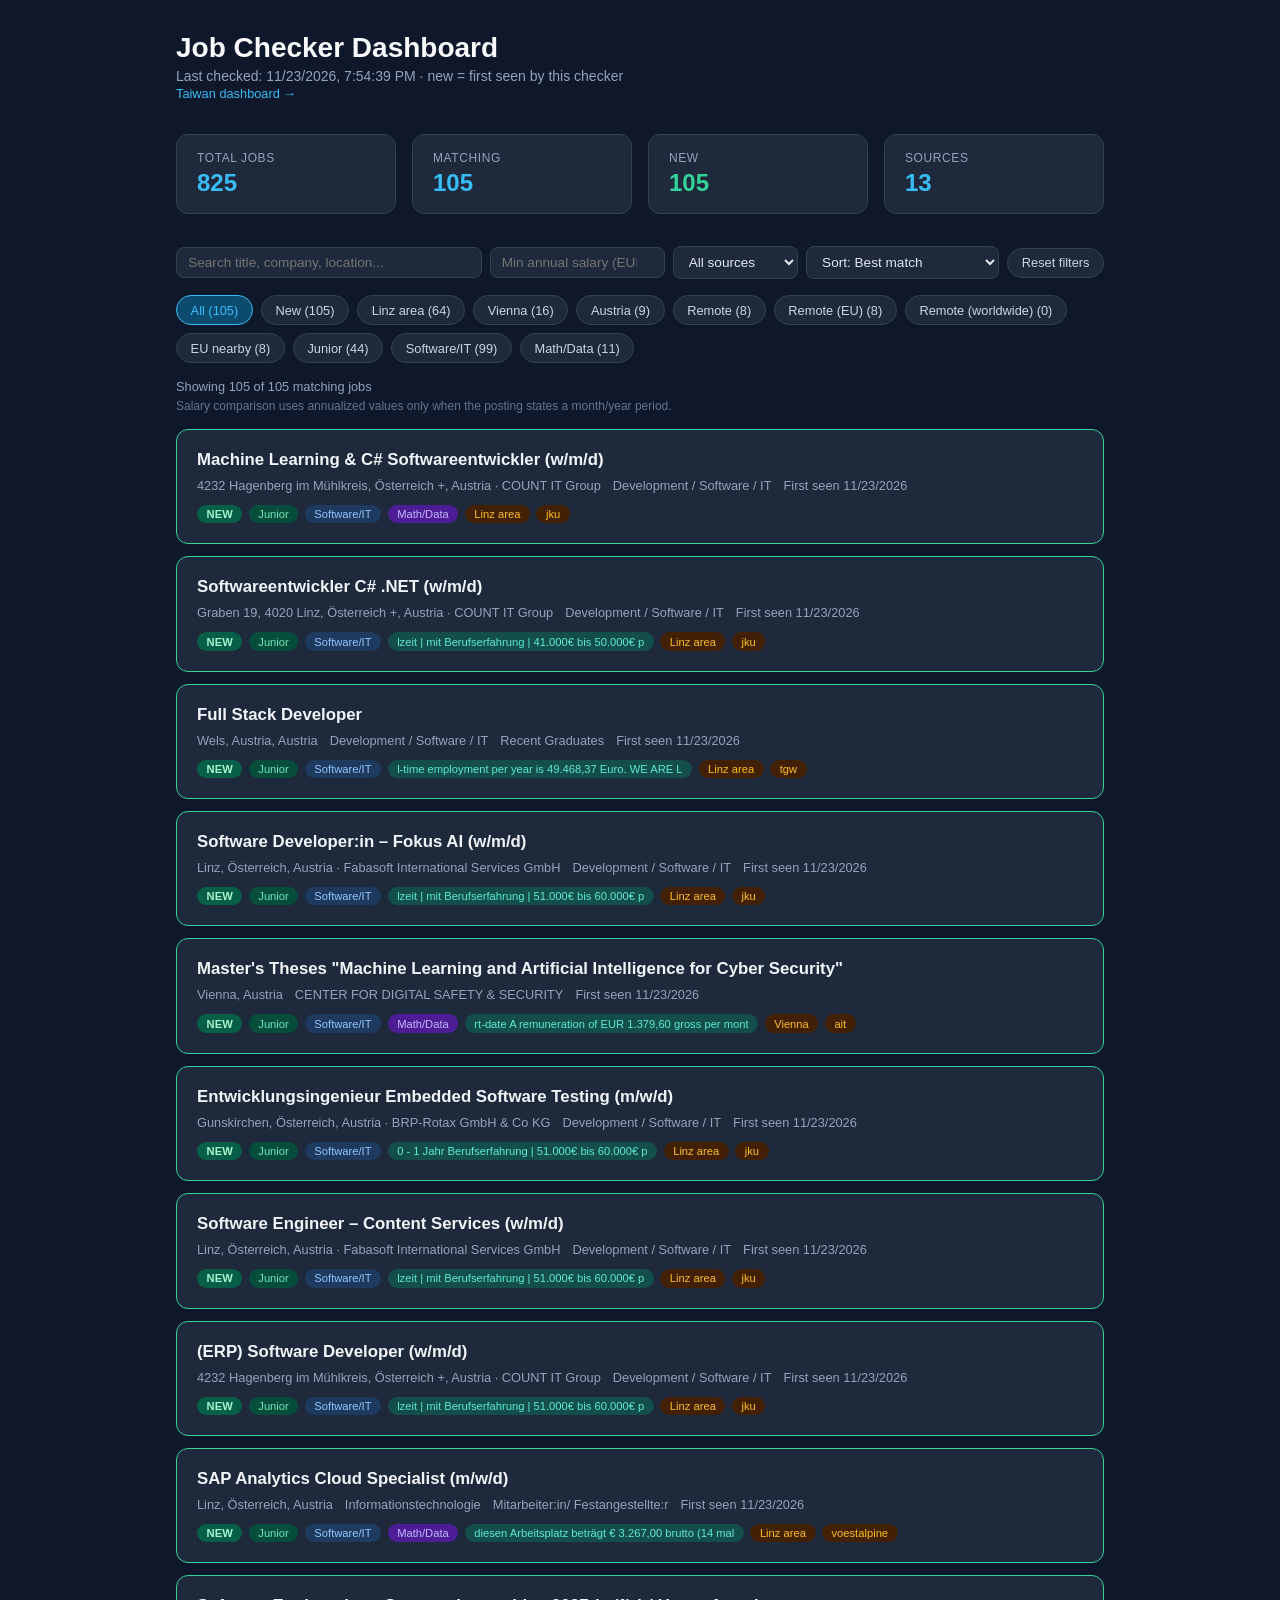
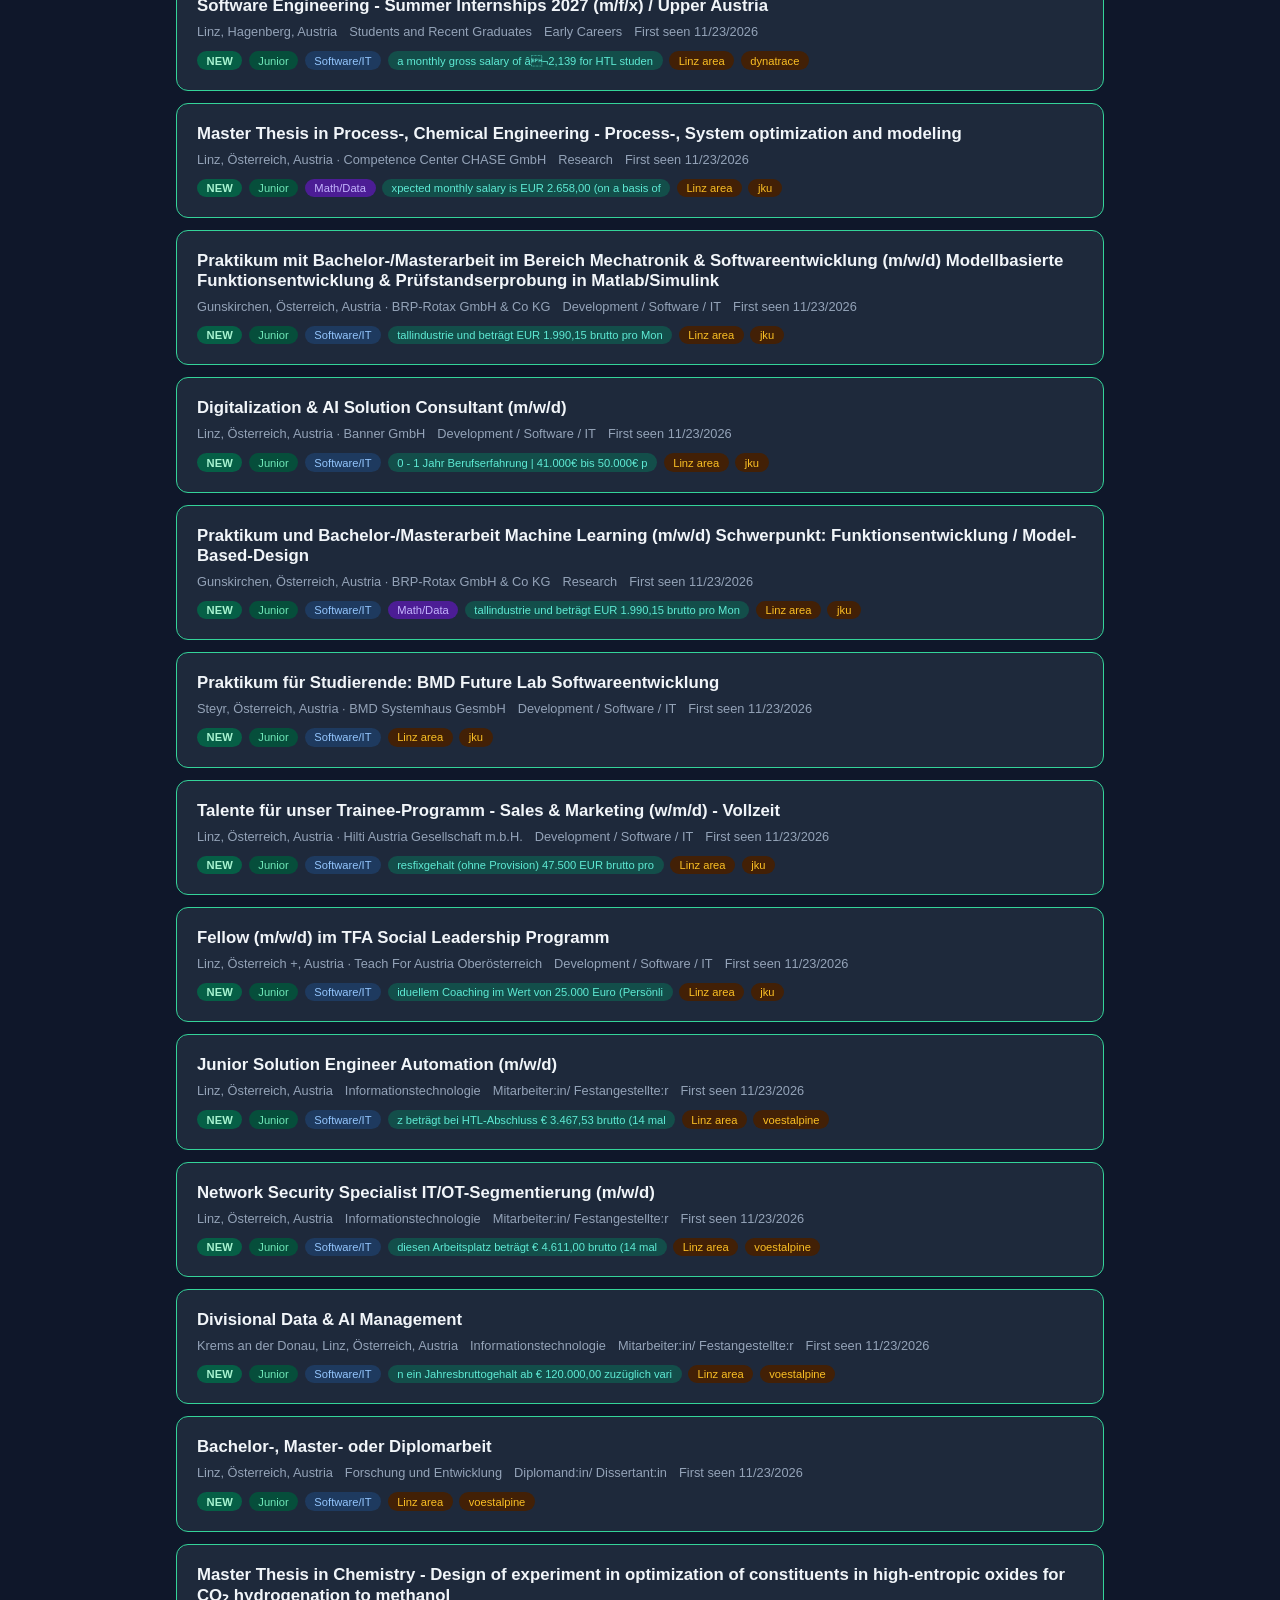
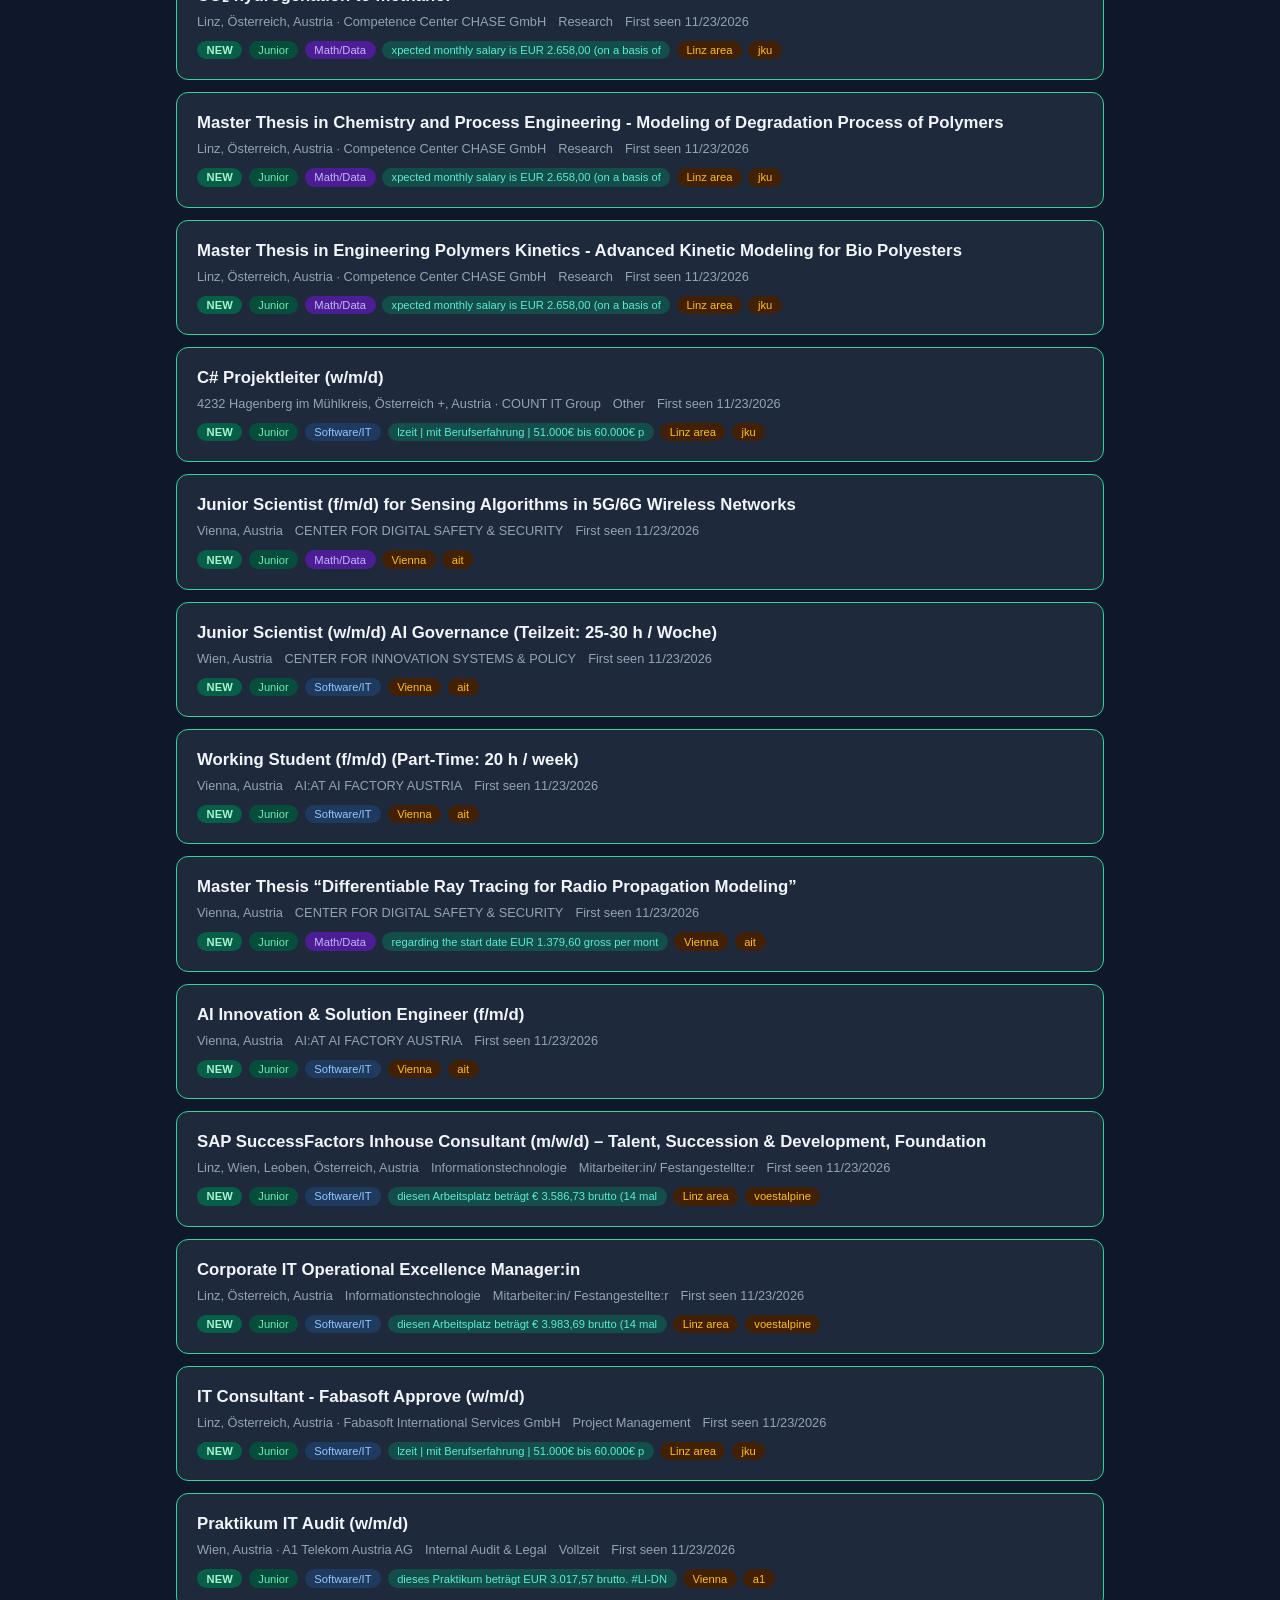
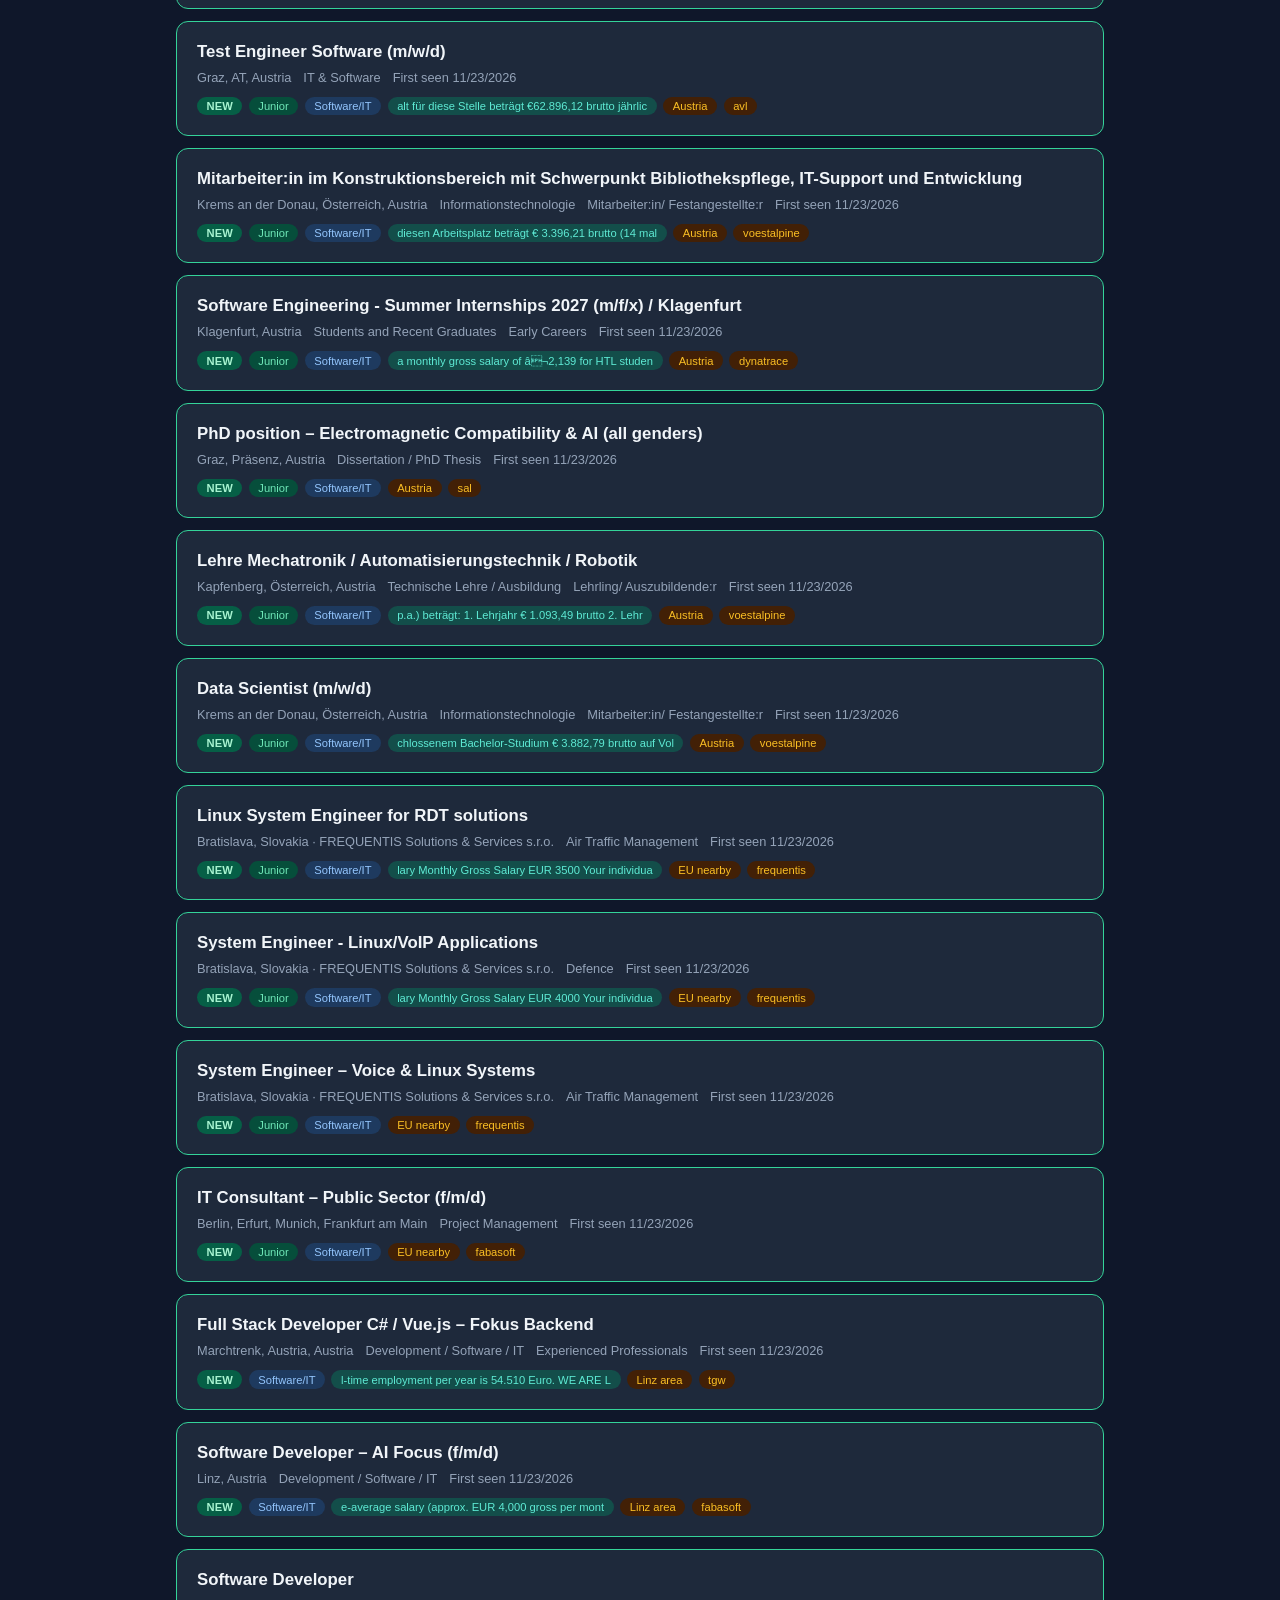
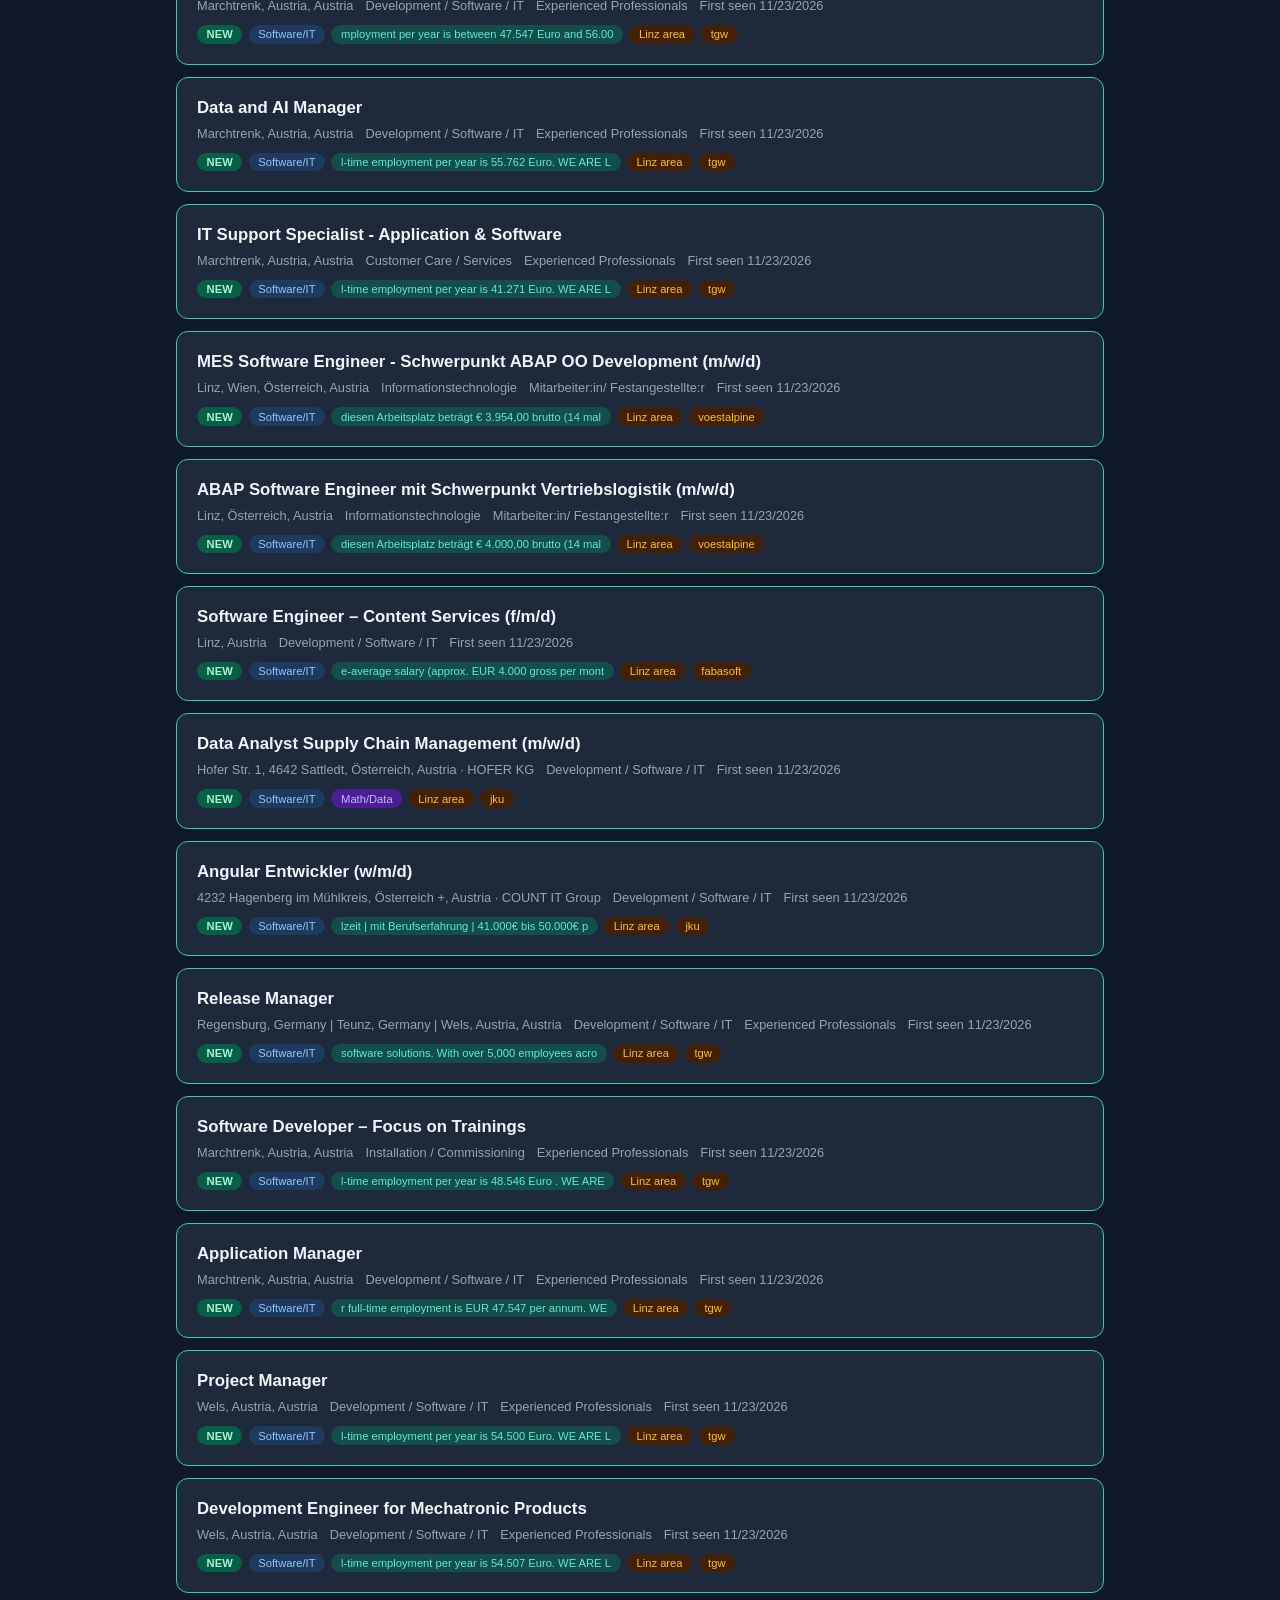
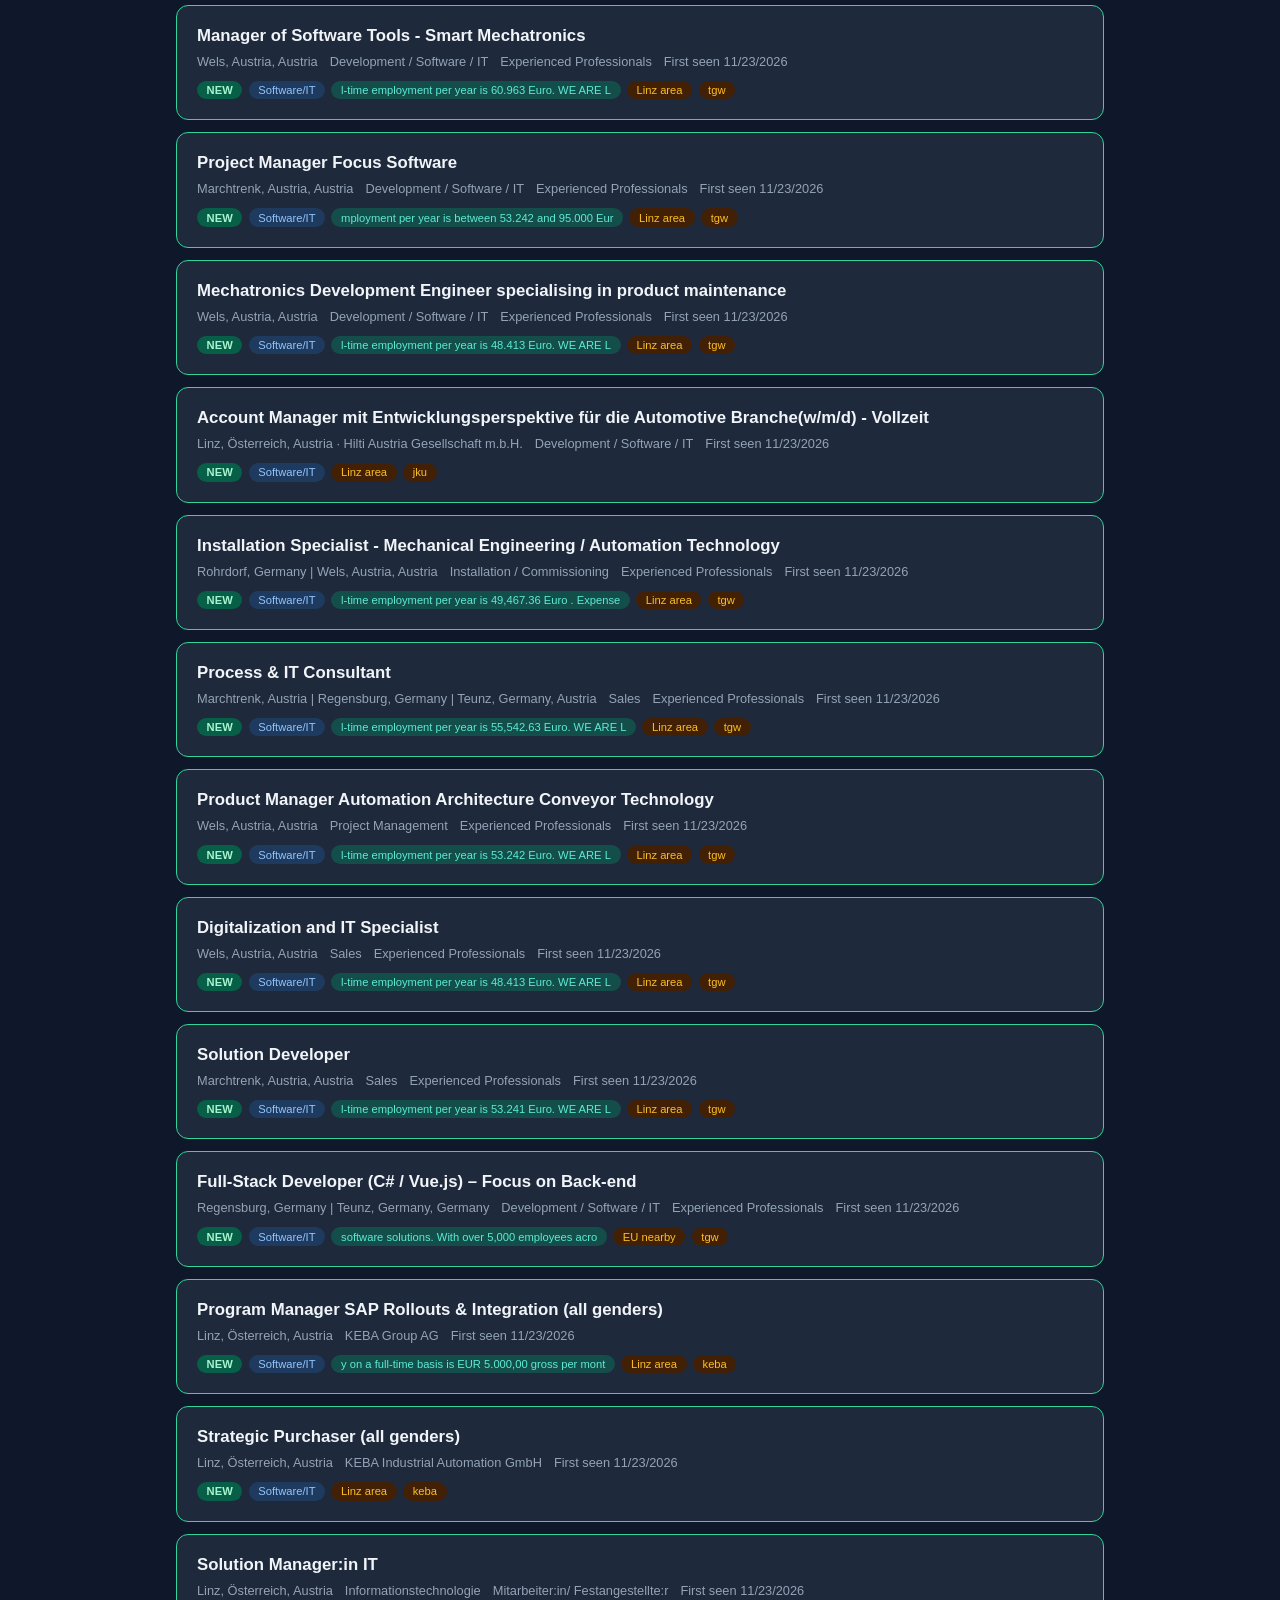
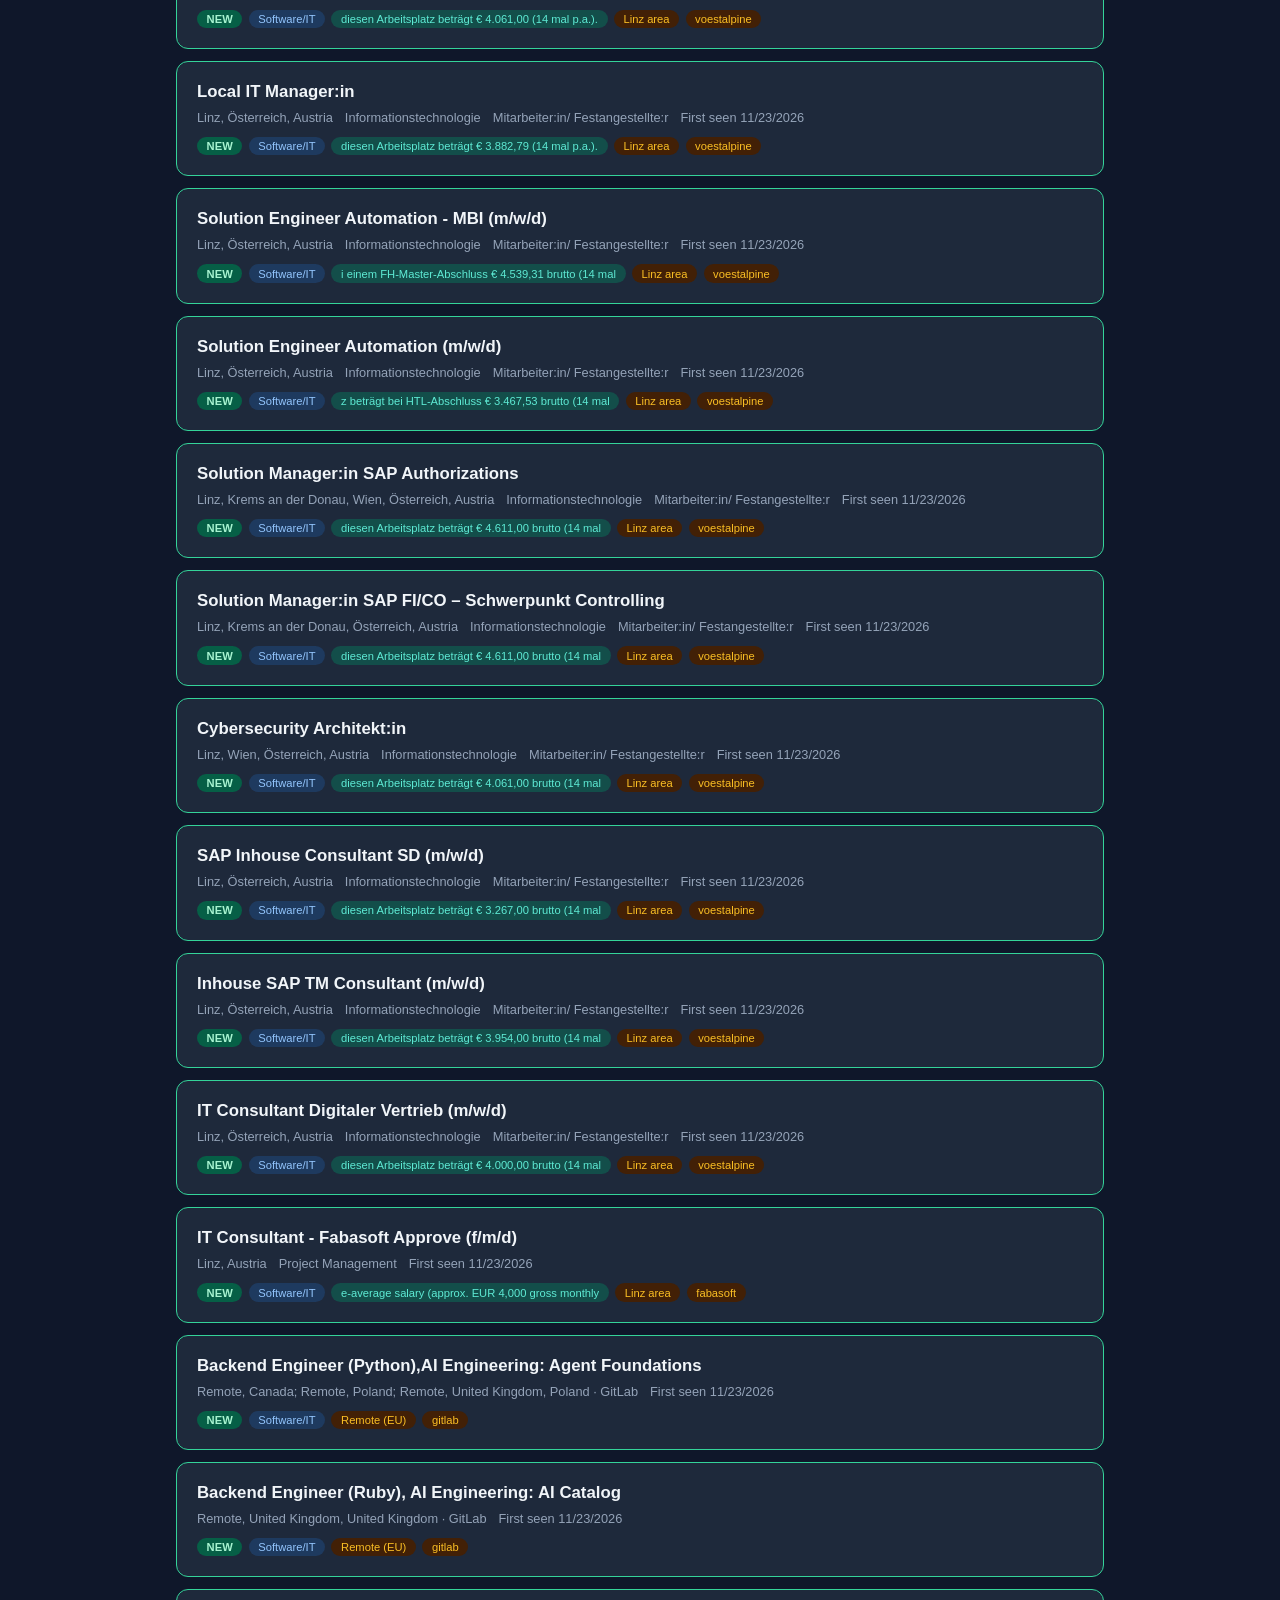
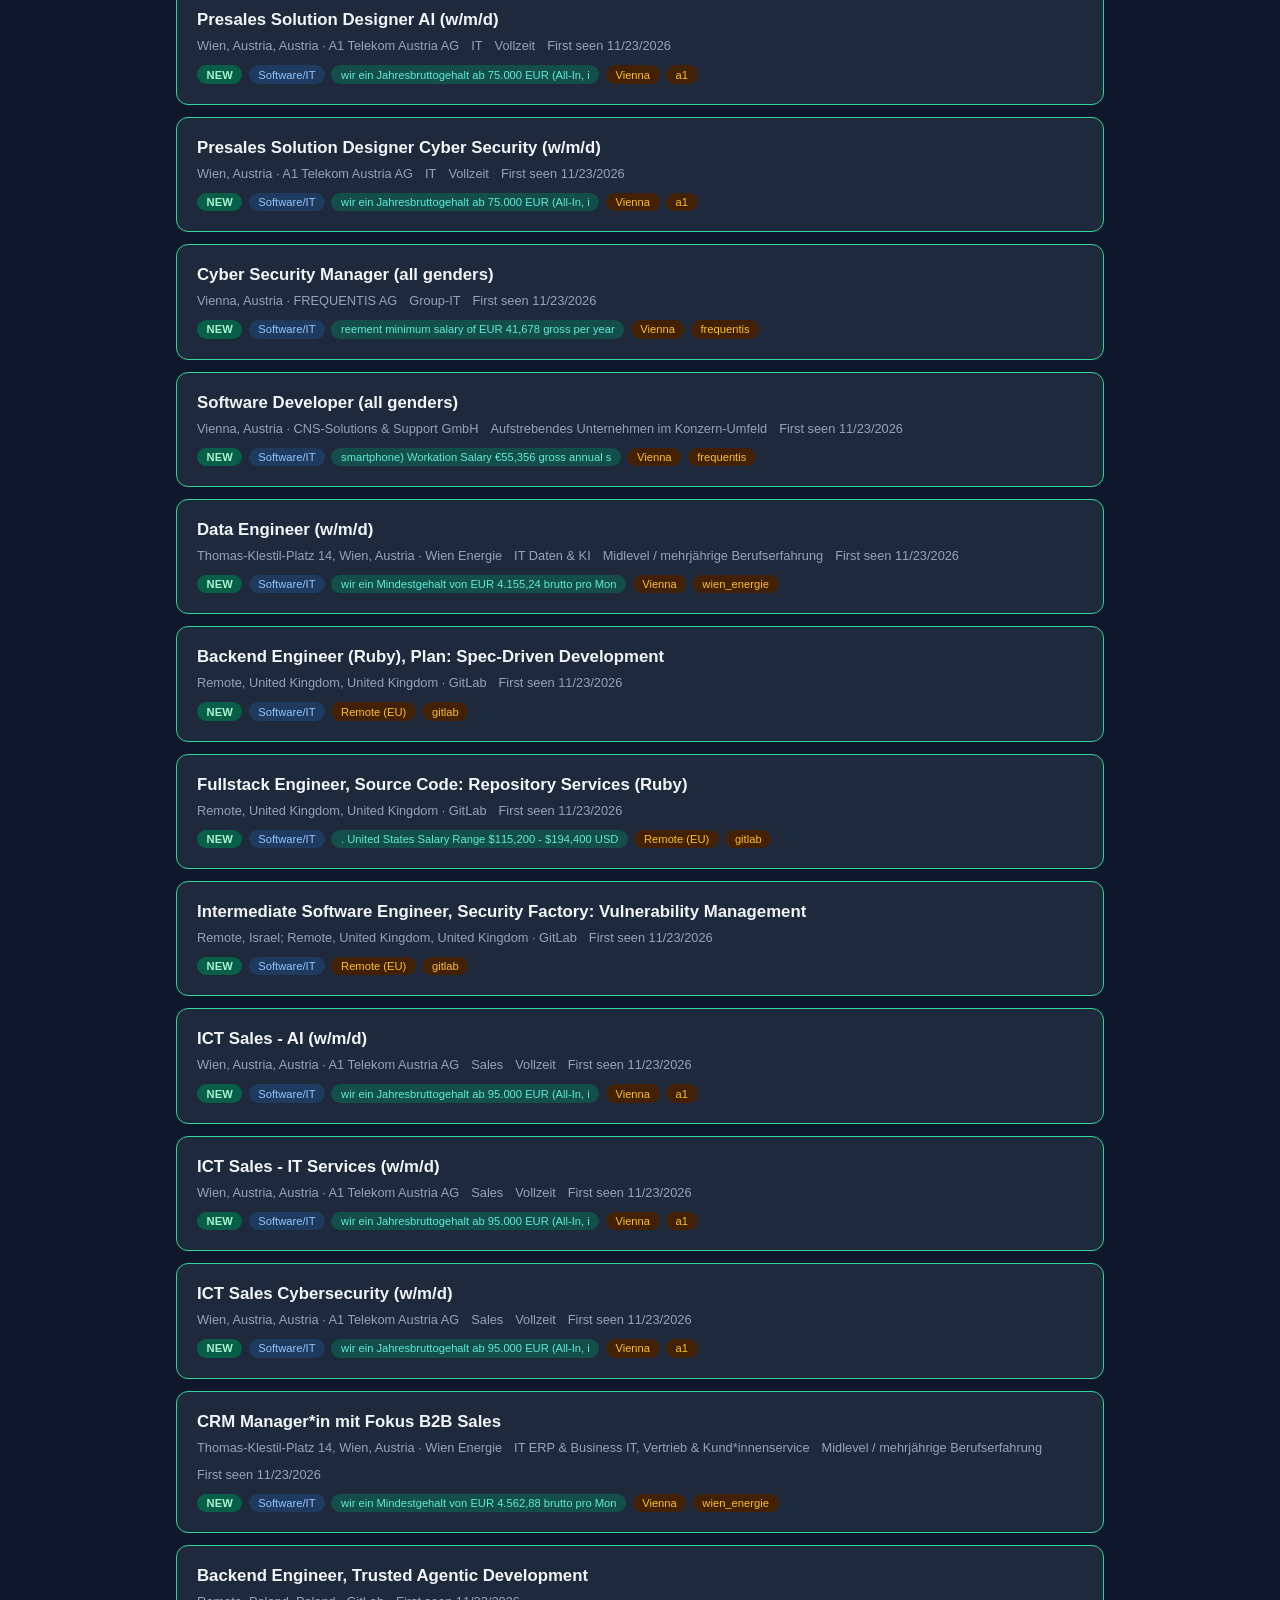
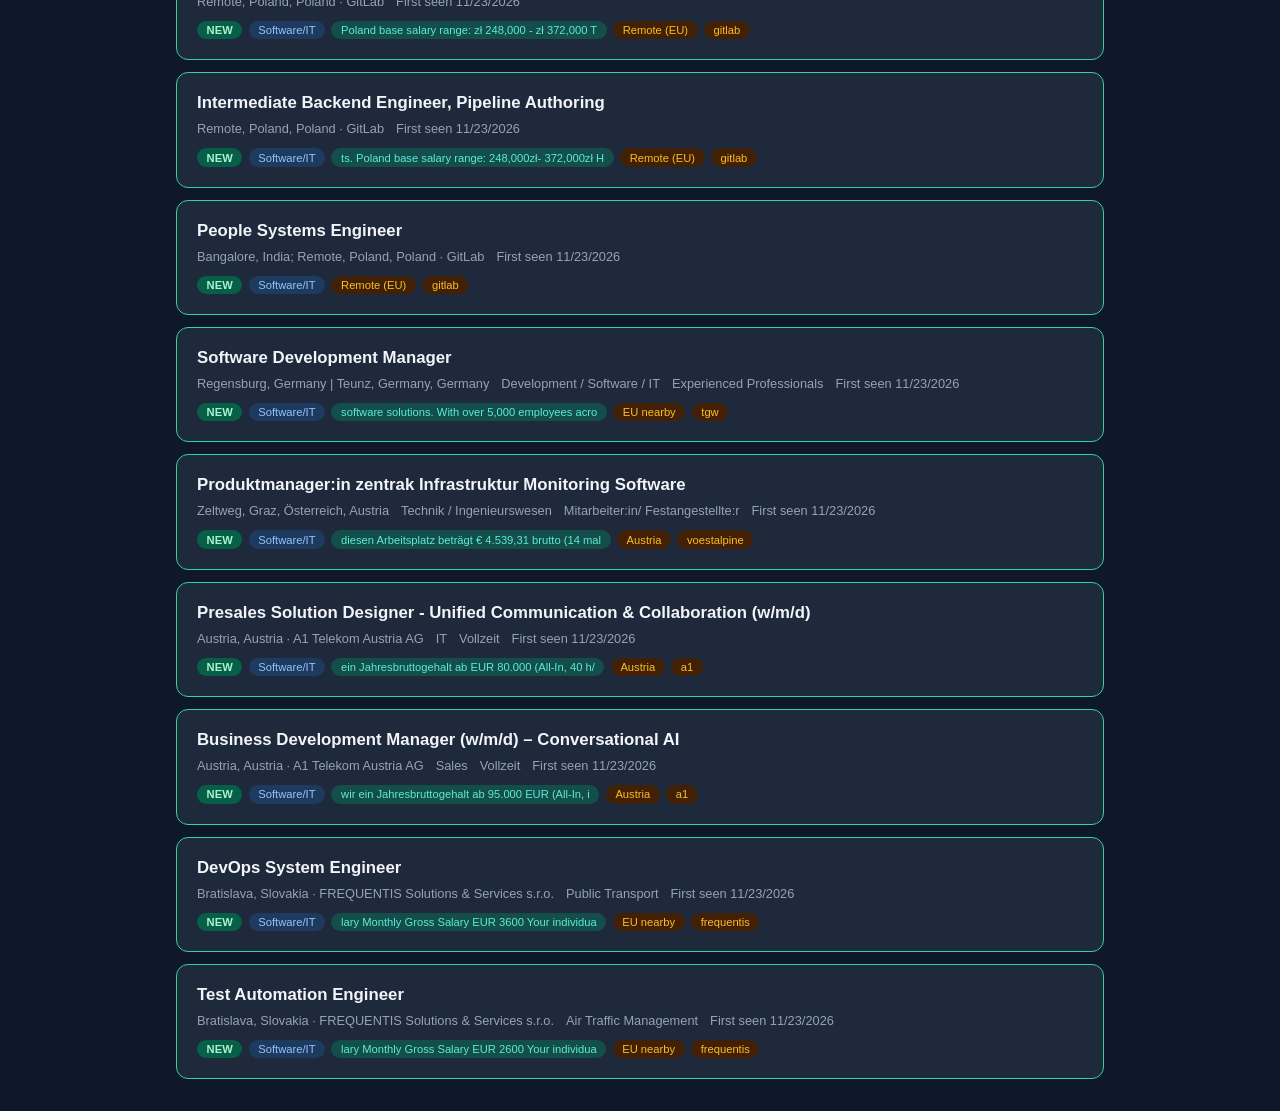
<file: docs/index.html>
<!DOCTYPE html>
<html lang="en">
<head>
    <meta charset="UTF-8">
    <meta name="viewport" content="width=device-width, initial-scale=1.0">
    <title>Job Checker Dashboard</title>
    <link rel="stylesheet" href="dashboard.css">
</head>
<body>
    <div class="container">
        <header>
            <h1>Job Checker Dashboard</h1>
            <p class="subtitle" id="last-check">Loading...</p>
            <p><a class="nav-link" href="taiwan.html">Taiwan dashboard &rarr;</a></p>
        </header>

        <div class="stats" id="stats">
            <div class="stat-card"><div class="label">Total Jobs</div><div class="value" id="stat-total">-</div></div>
            <div class="stat-card"><div class="label">Matching</div><div class="value" id="stat-matching">-</div></div>
            <div class="stat-card"><div class="label">New</div><div class="value new" id="stat-new">-</div></div>
            <div class="stat-card"><div class="label">Sources</div><div class="value" id="stat-sources">-</div></div>
        </div>

        <div class="controls">
            <input type="search" id="search" placeholder="Search title, company, location..." aria-label="Search jobs">
            <input type="number" id="salary-min" placeholder="Min annual salary (EUR)" min="0" step="1000"
                   title="Compares only salaries with an explicit monthly or annual period">
            <select id="source-filter" aria-label="Filter by source"><option value="">All sources</option></select>
            <select id="sort" aria-label="Sort jobs">
                <option value="relevance">Sort: Best match</option>
                <option value="newest">Sort: Newest first</option>
                <option value="salary">Sort: Salary (high to low)</option>
            </select>
            <button class="filter-btn reset-btn" id="reset-filters" type="button">Reset filters</button>
        </div>

        <div class="filters" id="filters" aria-label="Job filters"></div>
        <div class="results-info" id="results-info" aria-live="polite"></div>
        <p class="salary-note">Salary comparison uses annualized values only when the posting states a month/year period.</p>
        <div class="job-list" id="job-list"><div class="loading">Loading results...</div></div>
    </div>

    <script>
        window.JOB_DASHBOARD_CONFIG = {
            dataUrl: "results.json",
            currency: "EUR",
            filters: {
                all: "All",
                new: "New",
                linz_area: "Linz area",
                vienna_area: "Vienna",
                austria: "Austria",
                remote: "Remote",
                remote_eu: "Remote (EU)",
                remote_worldwide: "Remote (worldwide)",
                eu_nearby: "EU nearby",
                junior: "Junior",
                software: "Software/IT",
                math: "Math/Data"
            }
        };
    </script>
    <script src="dashboard.js"></script>
</body>
</html>
</file>
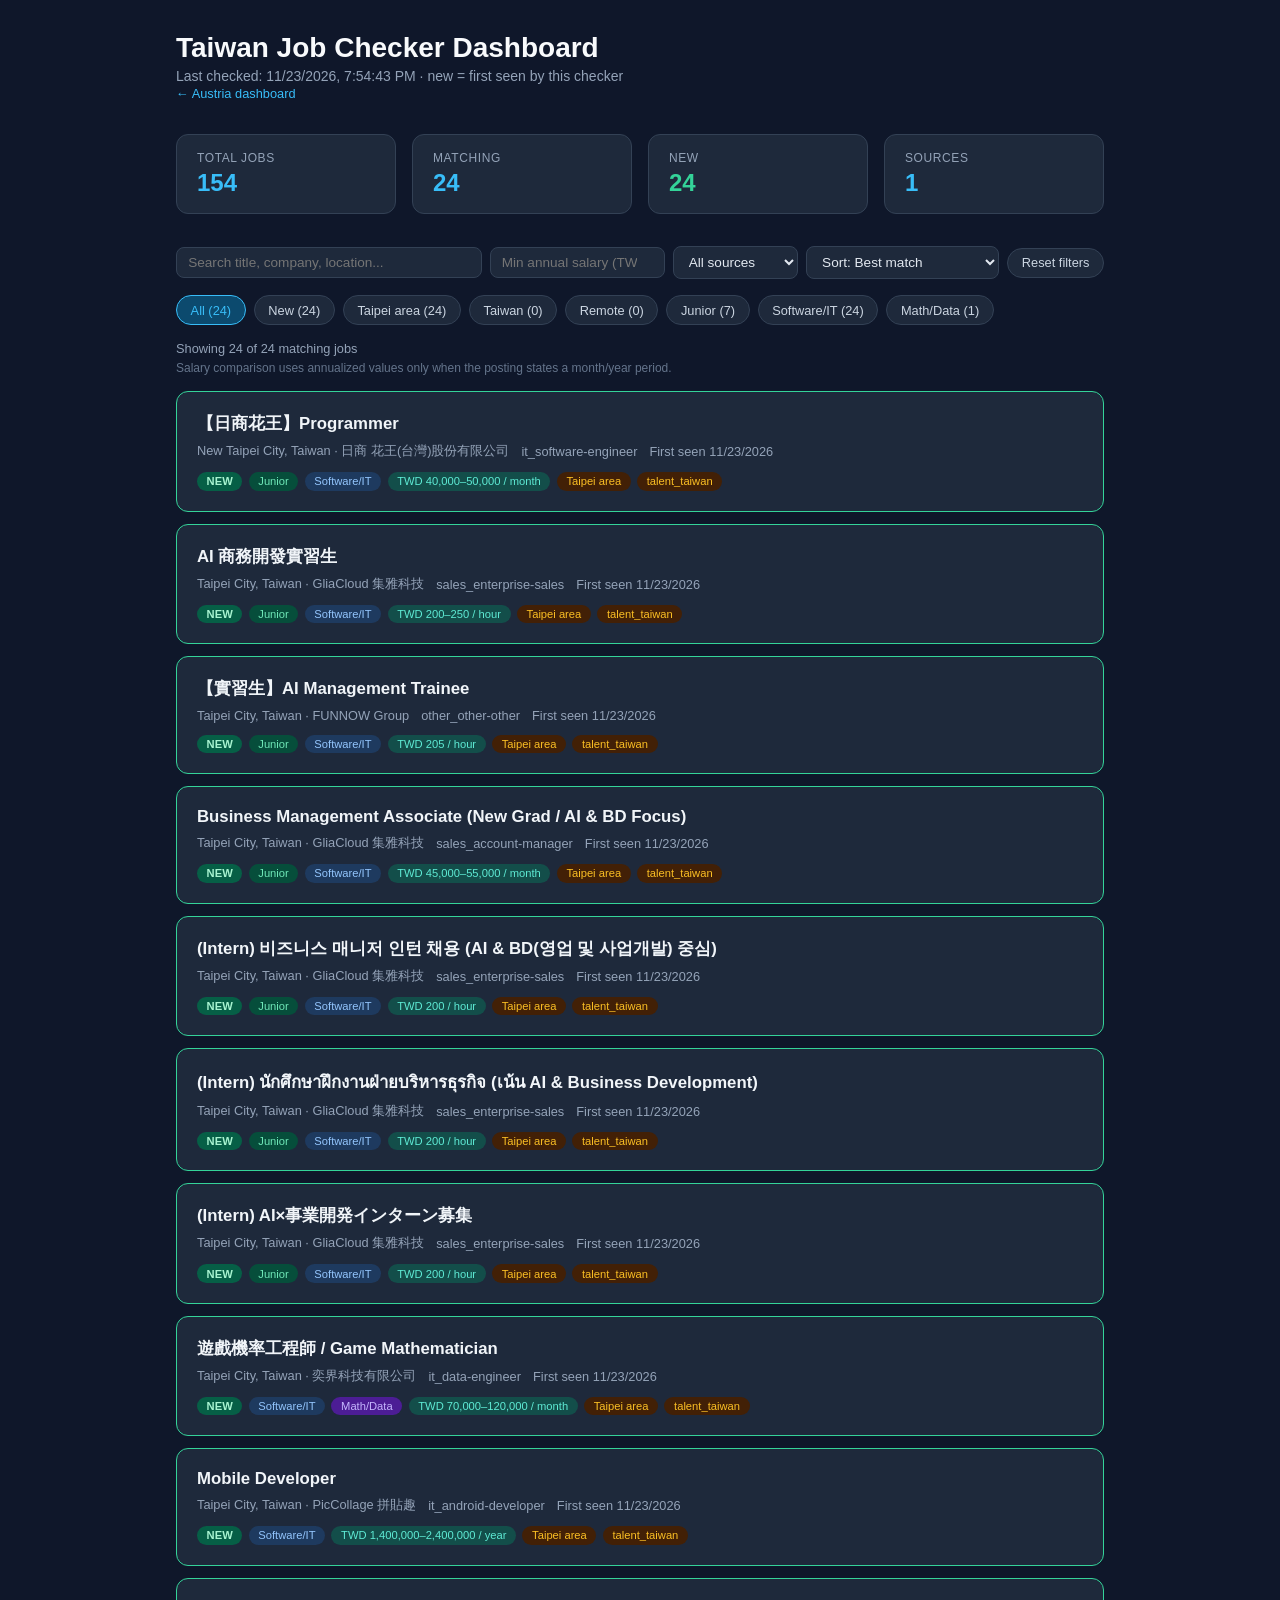
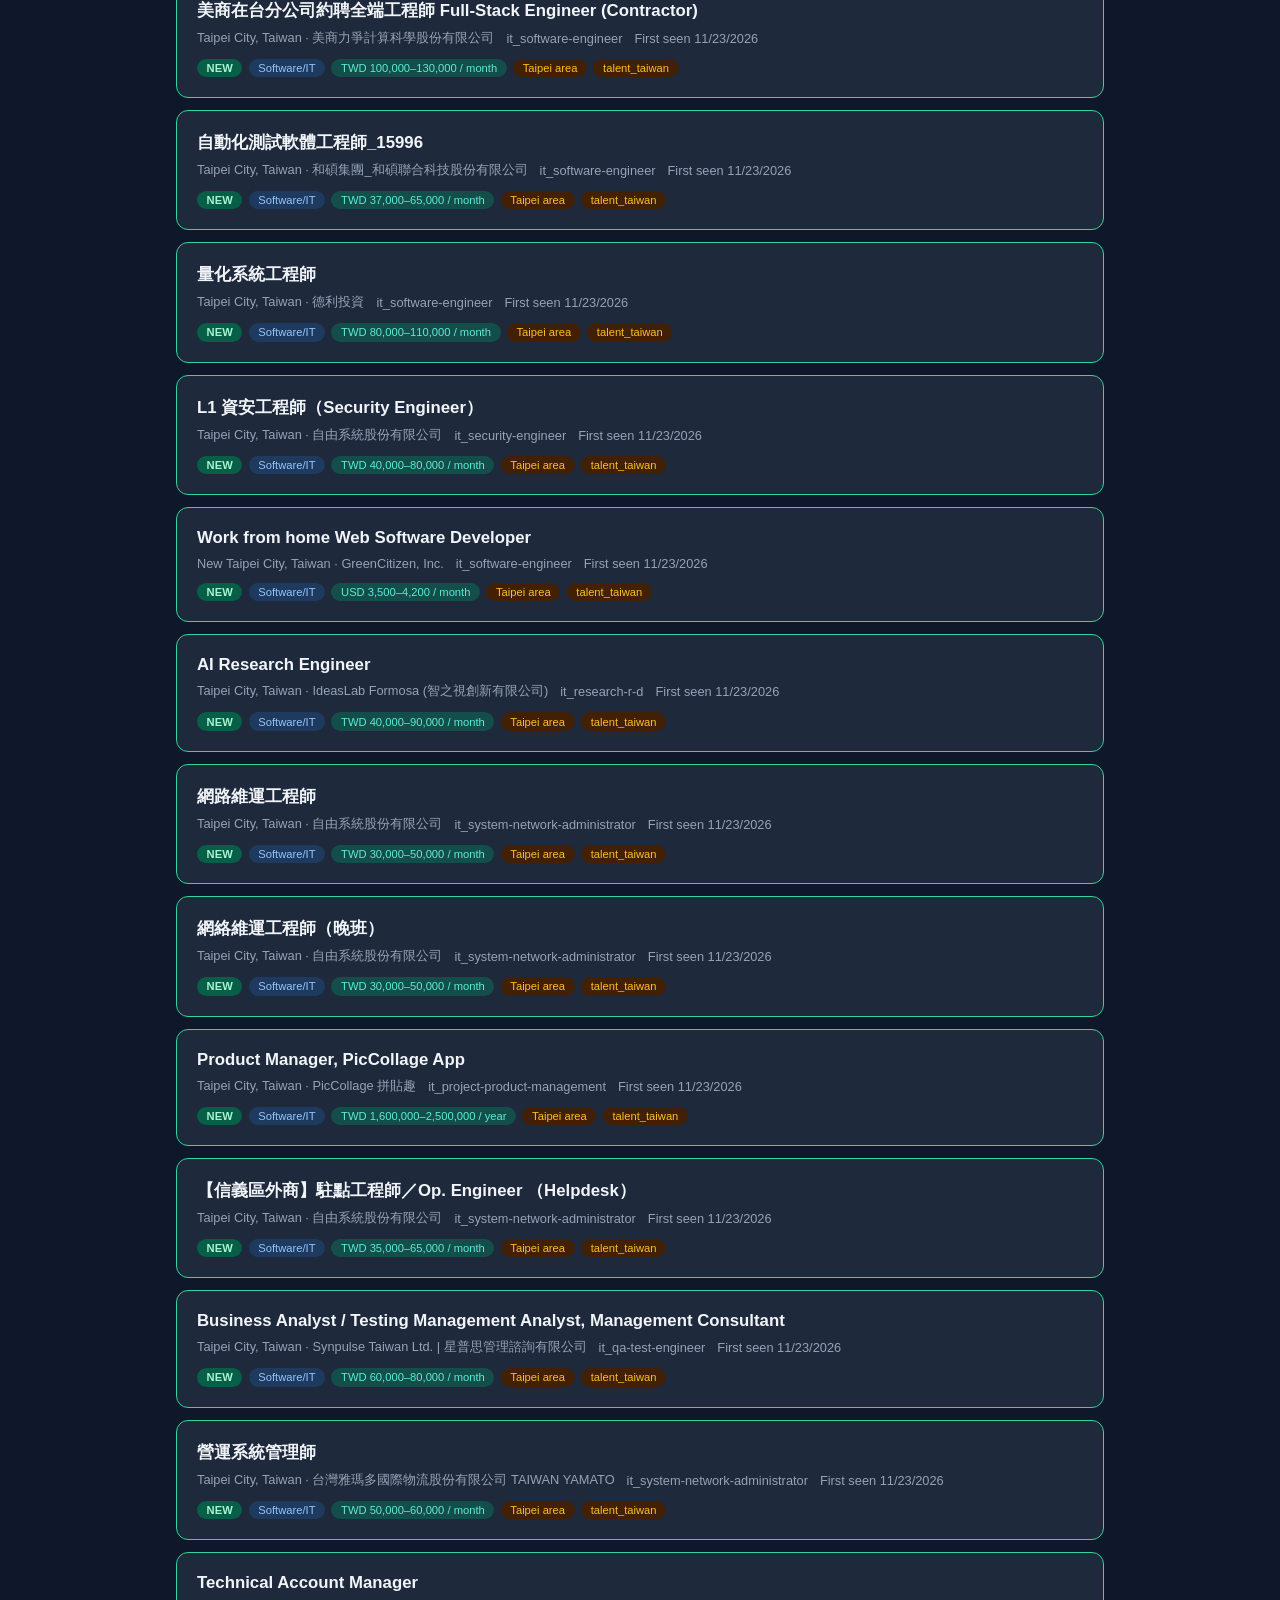
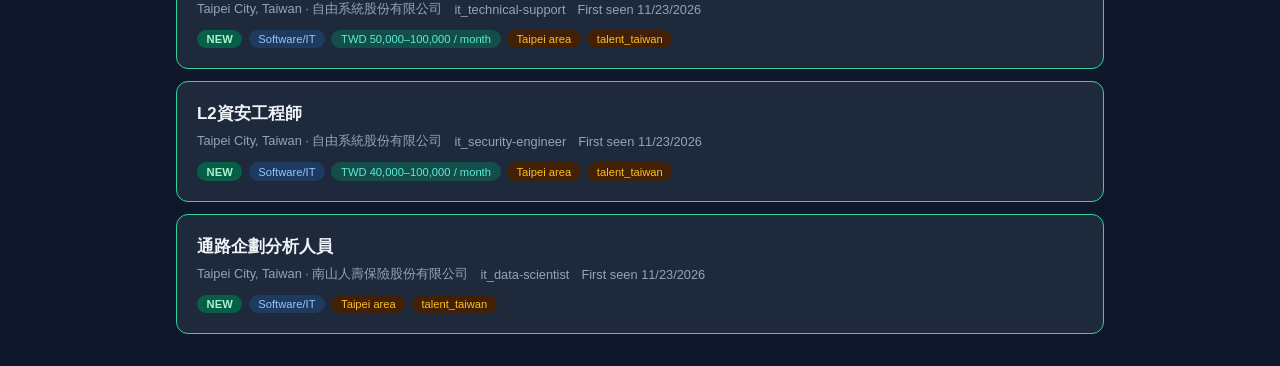
<file: docs/taiwan.html>
<!DOCTYPE html>
<html lang="en">
<head>
    <meta charset="UTF-8">
    <meta name="viewport" content="width=device-width, initial-scale=1.0">
    <title>Taiwan Job Checker Dashboard</title>
    <link rel="stylesheet" href="dashboard.css">
</head>
<body>
    <div class="container">
        <header>
            <h1>Taiwan Job Checker Dashboard</h1>
            <p class="subtitle" id="last-check">Loading...</p>
            <p><a class="nav-link" href="index.html">&larr; Austria dashboard</a></p>
        </header>

        <div class="stats" id="stats">
            <div class="stat-card"><div class="label">Total Jobs</div><div class="value" id="stat-total">-</div></div>
            <div class="stat-card"><div class="label">Matching</div><div class="value" id="stat-matching">-</div></div>
            <div class="stat-card"><div class="label">New</div><div class="value new" id="stat-new">-</div></div>
            <div class="stat-card"><div class="label">Sources</div><div class="value" id="stat-sources">-</div></div>
        </div>

        <div class="controls">
            <input type="search" id="search" placeholder="Search title, company, location..." aria-label="Search jobs">
            <input type="number" id="salary-min" placeholder="Min annual salary (TWD)" min="0" step="10000"
                   title="Compares only salaries with an explicit monthly or annual period">
            <select id="source-filter" aria-label="Filter by source"><option value="">All sources</option></select>
            <select id="sort" aria-label="Sort jobs">
                <option value="relevance">Sort: Best match</option>
                <option value="newest">Sort: Newest first</option>
                <option value="salary">Sort: Salary (high to low)</option>
            </select>
            <button class="filter-btn reset-btn" id="reset-filters" type="button">Reset filters</button>
        </div>

        <div class="filters" id="filters" aria-label="Job filters"></div>
        <div class="results-info" id="results-info" aria-live="polite"></div>
        <p class="salary-note">Salary comparison uses annualized values only when the posting states a month/year period.</p>
        <div class="job-list" id="job-list"><div class="loading">Loading results...</div></div>
    </div>

    <script>
        window.JOB_DASHBOARD_CONFIG = {
            dataUrl: "results.taiwan.json",
            currency: "TWD",
            filters: {
                all: "All",
                new: "New",
                taipei_area: "Taipei area",
                taiwan: "Taiwan",
                remote: "Remote",
                junior: "Junior",
                software: "Software/IT",
                math: "Math/Data"
            }
        };
    </script>
    <script src="dashboard.js"></script>
</body>
</html>
</file>
<file: docs/dashboard.css>
* { margin: 0; padding: 0; box-sizing: border-box; }
body {
    font-family: -apple-system, BlinkMacSystemFont, 'Segoe UI', Roboto, sans-serif;
    background: #0f172a;
    color: #e2e8f0;
    min-height: 100vh;
}
.container { max-width: 960px; margin: 0 auto; padding: 2rem 1rem; }
header { margin-bottom: 2rem; }
h1 { font-size: 1.75rem; color: #f8fafc; margin-bottom: 0.25rem; }
.subtitle { color: #94a3b8; font-size: 0.875rem; }
.nav-link { color: #38bdf8; font-size: 0.8rem; text-decoration: none; }
.nav-link:hover { text-decoration: underline; }
.stats {
    display: grid;
    grid-template-columns: repeat(auto-fit, minmax(140px, 1fr));
    gap: 1rem;
    margin-bottom: 2rem;
}
.stat-card {
    background: #1e293b;
    border-radius: 0.75rem;
    padding: 1rem 1.25rem;
    border: 1px solid #334155;
}
.stat-card .label { color: #94a3b8; font-size: 0.75rem; text-transform: uppercase; letter-spacing: 0.05em; }
.stat-card .value { font-size: 1.5rem; font-weight: 700; color: #38bdf8; margin-top: 0.25rem; }
.stat-card .value.new { color: #34d399; }
.controls { display: flex; gap: 0.5rem; flex-wrap: wrap; margin-bottom: 1rem; align-items: center; }
.controls input, .controls select {
    background: #1e293b;
    border: 1px solid #334155;
    color: #e2e8f0;
    padding: 0.45rem 0.7rem;
    border-radius: 0.5rem;
    font-size: 0.85rem;
}
.controls input[type="search"] { flex: 1 1 200px; }
.controls input[type="number"] { width: 175px; }
.filters { display: flex; gap: 0.5rem; flex-wrap: wrap; margin-bottom: 1rem; }
.filter-btn {
    background: #1e293b;
    border: 1px solid #334155;
    color: #cbd5e1;
    padding: 0.4rem 0.85rem;
    border-radius: 2rem;
    font-size: 0.8rem;
    cursor: pointer;
    transition: all 0.15s;
}
.filter-btn:hover { border-color: #38bdf8; color: #38bdf8; }
.filter-btn.active { background: #0c4a6e; border-color: #38bdf8; color: #38bdf8; }
.filter-btn:focus-visible, .controls input:focus-visible, .controls select:focus-visible {
    outline: 2px solid #38bdf8;
    outline-offset: 2px;
}
.reset-btn { margin-left: auto; }
.results-info { color: #94a3b8; font-size: 0.8rem; margin-bottom: 0.75rem; min-height: 1rem; }
.salary-note { color: #64748b; font-size: 0.75rem; margin: -0.5rem 0 1rem; }
.job-list { display: flex; flex-direction: column; gap: 0.75rem; }
.job-card {
    background: #1e293b;
    border: 1px solid #334155;
    border-radius: 0.75rem;
    padding: 1.25rem;
    transition: border-color 0.15s;
}
.job-card:hover { border-color: #475569; }
.job-card.is-new { border-color: #34d399; }
.job-card a { text-decoration: none; color: inherit; }
.job-title { font-size: 1.05rem; font-weight: 600; color: #f1f5f9; margin-bottom: 0.5rem; }
.job-title a:hover { color: #38bdf8; }
.job-meta { display: flex; flex-wrap: wrap; gap: 0.75rem; font-size: 0.8rem; color: #94a3b8; margin-bottom: 0.75rem; }
.job-meta span { display: flex; align-items: center; gap: 0.3rem; }
.tags { display: flex; flex-wrap: wrap; gap: 0.4rem; }
.tag { font-size: 0.7rem; padding: 0.2rem 0.6rem; border-radius: 1rem; font-weight: 500; }
.tag.junior { background: #064e3b; color: #6ee7b7; }
.tag.software { background: #1e3a5f; color: #93c5fd; }
.tag.math { background: #4c1d95; color: #c4b5fd; }
.tag.source { background: #422006; color: #fbbf24; }
.tag.new { background: #065f46; color: #a7f3d0; font-weight: 700; }
.tag.salary { background: #134e4a; color: #5eead4; }
.empty-state { text-align: center; padding: 3rem 1rem; color: #64748b; }
.empty-state svg { width: 48px; height: 48px; margin-bottom: 1rem; opacity: 0.4; }
.loading { text-align: center; padding: 3rem; color: #64748b; }
.error { text-align: center; padding: 3rem; color: #f87171; }
@media (max-width: 600px) {
    .reset-btn { margin-left: 0; }
    .controls input[type="number"] { width: 100%; }
}
</file>
